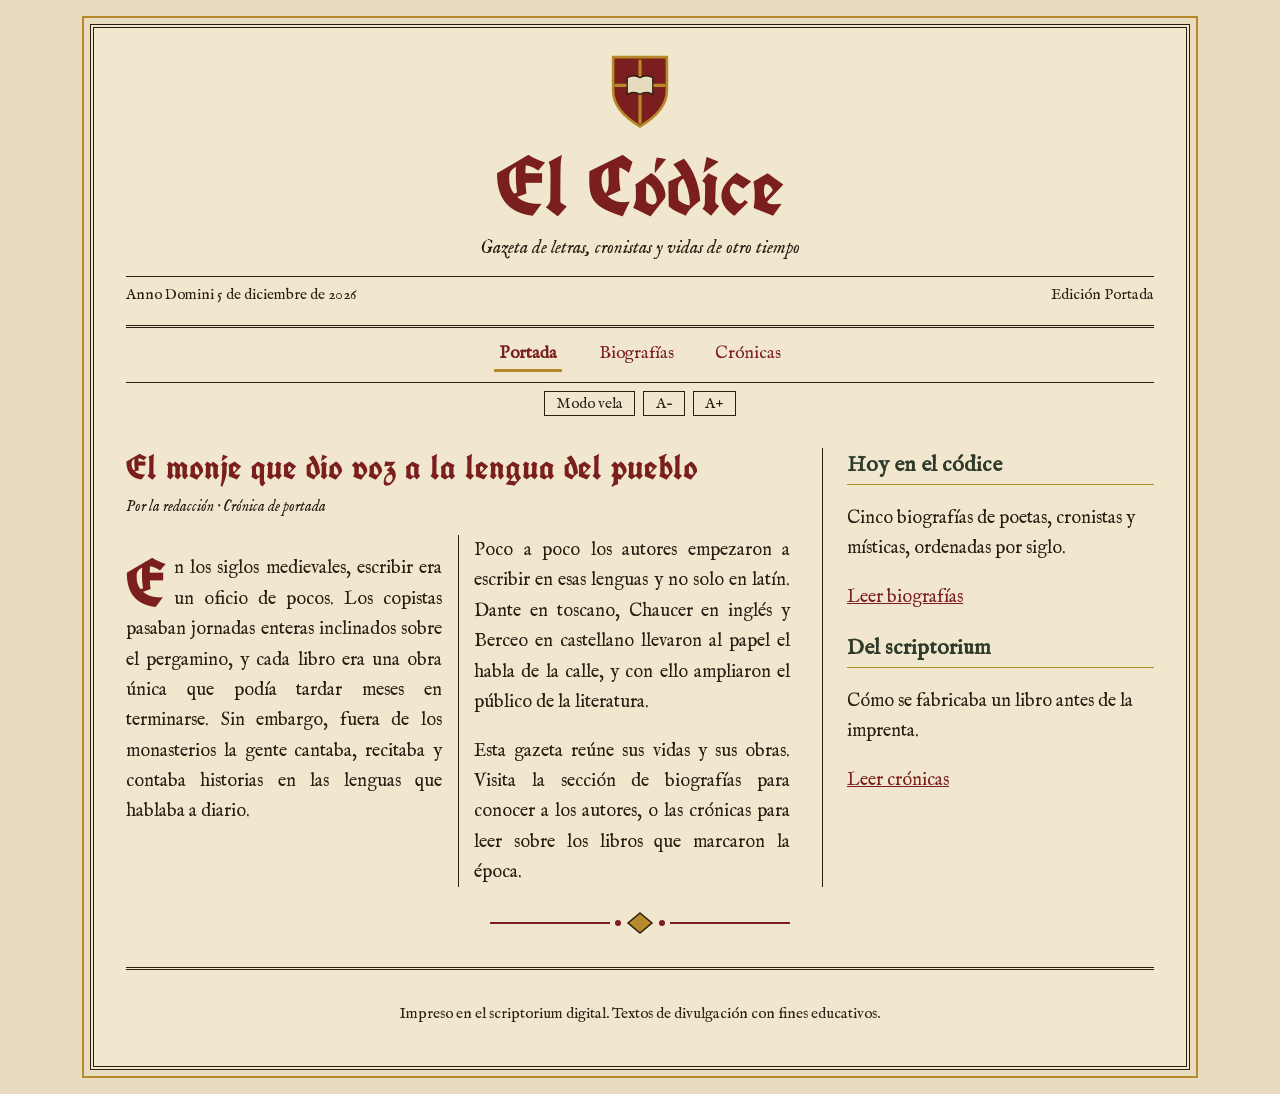
<file: index.html>
<!DOCTYPE html>
<!-- Declara que el documento es HTML5 -->
<html lang="es">
<!-- Raíz del documento, idioma español -->
<head>
  <!-- Información interna de la página (no visible) -->
  <meta charset="UTF-8">
  <!-- Codificación que permite tildes y ñ -->
  <meta name="viewport" content="width=device-width, initial-scale=1, viewport-fit=cover">
  <!-- Adaptable a móviles y usa toda la pantalla (notch) -->
  <meta name="theme-color" content="#e8dcc0">
  <!-- Color de la barra del navegador en el celular (tema.js lo cambia en modo vela) -->
  <title>Portada · El Códice</title>
  <!-- Título que aparece en la pestaña del navegador -->
  <link rel="stylesheet" href="css/estilos.css">
  <!-- Enlaza la hoja de estilos -->
  <link rel="icon" href="assets/img/escudo.svg" type="image/svg+xml">
  <!-- Icono de la pestaña -->
  <script src="js/tema.js"></script>
  <!-- Aplica el tema guardado antes de dibujar, así no parpadea -->
  <script src="js/app.js" defer></script>
  <!-- Núcleo: fecha, menú y filtros (debe ir primero) -->
  <script src="js/buscador.js" defer></script>
  <!-- Buscador de biografías -->
  <script src="js/lectura.js" defer></script>
  <!-- Barra de progreso, tamaño de letra y botón subir -->
</head>
<body>
  <!-- Contenido visible -->
  <div class="hoja">
    <!-- Hoja principal con marco de periódico -->
    <header class="cabezal">
      <!-- Cabecera con el nombre del periódico -->
      <img src="assets/img/escudo.svg" alt="Escudo del periódico: un libro abierto sobre una cruz dorada">
      <!-- Escudo heráldico -->
      <h1>El Códice</h1>
      <!-- Nombre del periódico -->
      <p class="lema">Gazeta de letras, cronistas y vidas de otro tiempo</p>
      <!-- Lema del periódico -->
      <div class="fechador">
        <!-- Barra con fecha y edición -->
        <span id="fecha">Anno Domini</span>
        <!-- La fecha la completa app.js -->
        <span>Edición Portada</span>
        <!-- Nombre de la edición actual -->
      </div>
    </header>
    <nav class="menu" aria-label="Secciones">
      <!-- Menú de navegación -->
      <a href="index.html">Portada</a>
      <!-- Enlace a la portada -->
      <a href="pags/biografias.html">Biografías</a>
      <!-- Enlace a las biografías -->
      <a href="pags/cronicas.html">Crónicas</a>
      <!-- Enlace a las crónicas -->
    </nav>
    <div class="herramientas" aria-label="Ayudas de lectura">
      <!-- Controles manejados por tema.js y lectura.js -->
      <button type="button" id="btn-tema">Modo vela</button>
      <!-- Cambia entre modo claro y oscuro -->
      <button type="button" id="letra-menos" aria-label="Reducir letra">A-</button>
      <!-- Achica el texto -->
      <button type="button" id="letra-mas" aria-label="Aumentar letra">A+</button>
      <!-- Agranda el texto -->
    </div>
    <main>
      <!-- Contenido principal de cada página -->
      <section class="portada">
        <!-- Rejilla: artículo principal + lateral -->
        <article>
          <!-- Artículo principal -->
          <h2>El monje que dio voz a la lengua del pueblo</h2>
          <!-- Titular principal -->
          <p class="autor">Por la redacción · Crónica de portada</p>
          <!-- Firma -->
          <div class="columnas">
            <!-- Texto a dos columnas -->
            <p>En los siglos medievales, escribir era un oficio de pocos. Los copistas pasaban jornadas enteras inclinados sobre el pergamino, y cada libro era una obra única que podía tardar meses en terminarse. Sin embargo, fuera de los monasterios la gente cantaba, recitaba y contaba historias en las lenguas que hablaba a diario.</p>
            <!-- Párrafo con letra capital -->
            <p>Poco a poco los autores empezaron a escribir en esas lenguas y no solo en latín. Dante en toscano, Chaucer en inglés y Berceo en castellano llevaron al papel el habla de la calle, y con ello ampliaron el público de la literatura.</p>
            <!-- Segundo párrafo -->
            <p>Esta gazeta reúne sus vidas y sus obras. Visita la sección de biografías para conocer a los autores, o las crónicas para leer sobre los libros que marcaron la época.</p>
            <!-- Tercer párrafo -->
          </div>
        </article>
        <aside class="lateral">
          <!-- Columna lateral -->
          <h3>Hoy en el códice</h3>
          <!-- Título lateral -->
          <p>Cinco biografías de poetas, cronistas y místicas, ordenadas por siglo.</p>
          <!-- Resumen biografías -->
          <p><a href="pags/biografias.html">Leer biografías</a></p>
          <!-- Enlace a biografías -->
          <h3>Del scriptorium</h3>
          <!-- Título lateral 2 -->
          <p>Cómo se fabricaba un libro antes de la imprenta.</p>
          <!-- Resumen crónica -->
          <p><a href="pags/cronicas.html">Leer crónicas</a></p>
          <!-- Enlace a crónicas -->
        </aside>
      </section>
      <img class="separador" src="assets/img/ornamento.svg" alt="" role="presentation">
      <!-- Ornamento decorativo separador -->
    </main>
    <footer class="pie">
      <!-- Pie de página -->
      <p>Impreso en el scriptorium digital. Textos de divulgación con fines educativos.</p>
      <!-- Nota al pie -->
    </footer>
  </div>
</body>
</html>
</file>
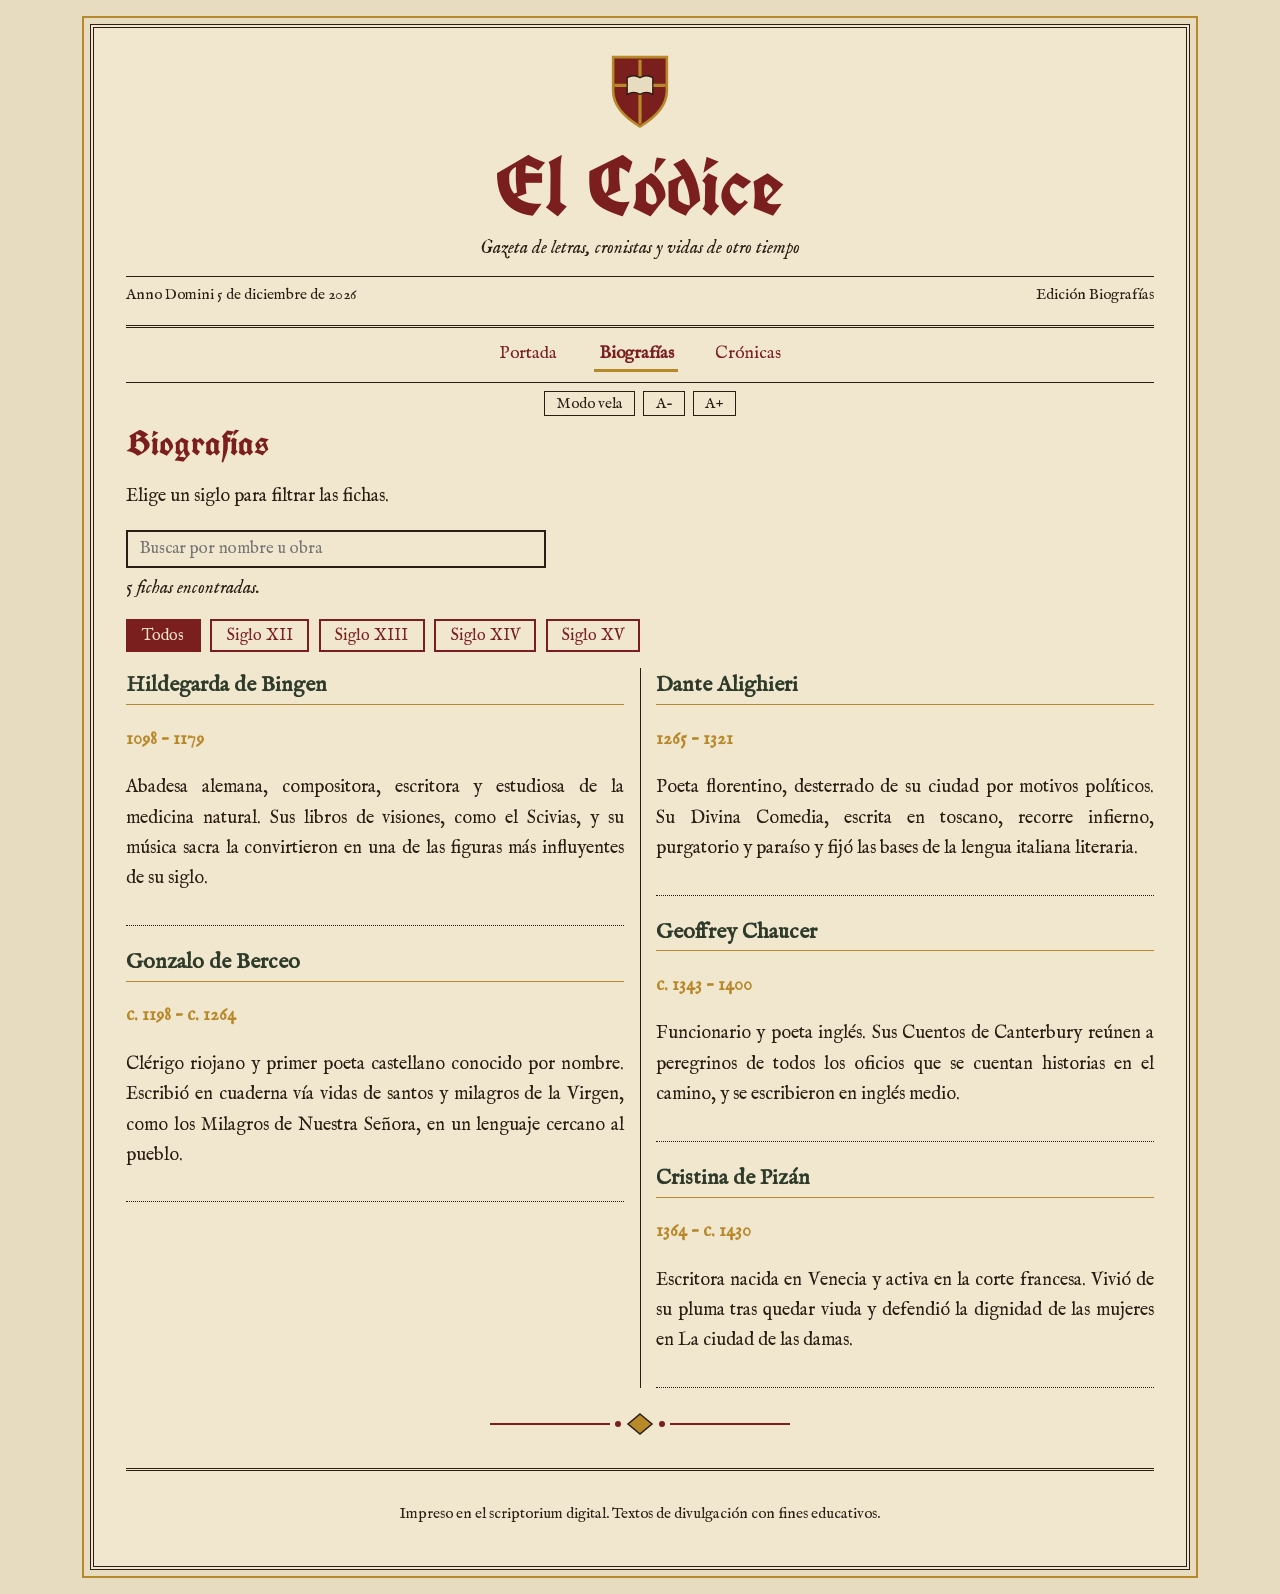
<file: pags/biografias.html>
<!DOCTYPE html>
<!-- Declara que el documento es HTML5 -->
<html lang="es">
<!-- Raíz del documento, idioma español -->
<head>
  <!-- Información interna de la página (no visible) -->
  <meta charset="UTF-8">
  <!-- Codificación que permite tildes y ñ -->
  <meta name="viewport" content="width=device-width, initial-scale=1, viewport-fit=cover">
  <!-- Adaptable a móviles y usa toda la pantalla (notch) -->
  <meta name="theme-color" content="#e8dcc0">
  <!-- Color de la barra del navegador en el celular (tema.js lo cambia en modo vela) -->
  <title>Biografías · El Códice</title>
  <!-- Título que aparece en la pestaña del navegador -->
  <link rel="stylesheet" href="../css/estilos.css">
  <!-- Enlaza la hoja de estilos -->
  <link rel="icon" href="../assets/img/escudo.svg" type="image/svg+xml">
  <!-- Icono de la pestaña -->
  <script src="../js/tema.js"></script>
  <!-- Aplica el tema guardado antes de dibujar, así no parpadea -->
  <script src="../js/app.js" defer></script>
  <!-- Núcleo: fecha, menú y filtros (debe ir primero) -->
  <script src="../js/buscador.js" defer></script>
  <!-- Buscador de biografías -->
  <script src="../js/lectura.js" defer></script>
  <!-- Barra de progreso, tamaño de letra y botón subir -->
</head>
<body>
  <!-- Contenido visible -->
  <div class="hoja">
    <!-- Hoja principal con marco de periódico -->
    <header class="cabezal">
      <!-- Cabecera con el nombre del periódico -->
      <img src="../assets/img/escudo.svg" alt="Escudo del periódico: un libro abierto sobre una cruz dorada">
      <!-- Escudo heráldico -->
      <h1>El Códice</h1>
      <!-- Nombre del periódico -->
      <p class="lema">Gazeta de letras, cronistas y vidas de otro tiempo</p>
      <!-- Lema del periódico -->
      <div class="fechador">
        <!-- Barra con fecha y edición -->
        <span id="fecha">Anno Domini</span>
        <!-- La fecha la completa app.js -->
        <span>Edición Biografías</span>
        <!-- Nombre de la edición actual -->
      </div>
    </header>
    <nav class="menu" aria-label="Secciones">
      <!-- Menú de navegación -->
      <a href="../index.html">Portada</a>
      <!-- Enlace a la portada -->
      <a href="biografias.html">Biografías</a>
      <!-- Enlace a las biografías -->
      <a href="cronicas.html">Crónicas</a>
      <!-- Enlace a las crónicas -->
    </nav>
    <div class="herramientas" aria-label="Ayudas de lectura">
      <!-- Controles manejados por tema.js y lectura.js -->
      <button type="button" id="btn-tema">Modo vela</button>
      <!-- Cambia entre modo claro y oscuro -->
      <button type="button" id="letra-menos" aria-label="Reducir letra">A-</button>
      <!-- Achica el texto -->
      <button type="button" id="letra-mas" aria-label="Aumentar letra">A+</button>
      <!-- Agranda el texto -->
    </div>
    <main>
      <!-- Contenido principal de cada página -->
      <h2>Biografías</h2>
      <!-- Título de la sección -->
      <p>Elige un siglo para filtrar las fichas.</p>
      <!-- Instrucción de uso del filtro -->
      <input type="search" id="buscar" class="buscador" placeholder="Buscar por nombre u obra" aria-label="Buscar biografías">
      <!-- Caja de búsqueda controlada por buscador.js -->
      <p id="resultados" aria-live="polite"></p>
      <!-- Aquí buscador.js escribe cuántas fichas coinciden -->
      <div class="filtros" role="group" aria-label="Filtrar por siglo">
        <!-- Botones que controla app.js -->
        <button type="button" data-siglo="todos" aria-pressed="true">Todos</button>
        <!-- Muestra todas las fichas -->
        <button type="button" data-siglo="XII" aria-pressed="false">Siglo XII</button>
        <!-- Filtra siglo XII -->
        <button type="button" data-siglo="XIII" aria-pressed="false">Siglo XIII</button>
        <!-- Filtra siglo XIII -->
        <button type="button" data-siglo="XIV" aria-pressed="false">Siglo XIV</button>
        <!-- Filtra siglo XIV -->
        <button type="button" data-siglo="XV" aria-pressed="false">Siglo XV</button>
        <!-- Filtra siglo XV -->
      </div>
      <div class="columnas">
        <!-- Fichas a dos columnas -->
        <article class="ficha" data-siglo="XII">
          <!-- Ficha biográfica del siglo XII -->
          <h3>Hildegarda de Bingen</h3>
          <!-- Nombre del autor -->
          <p class="fechas">1098 – 1179</p>
          <!-- Años de vida -->
          <p>Abadesa alemana, compositora, escritora y estudiosa de la medicina natural. Sus libros de visiones, como el Scivias, y su música sacra la convirtieron en una de las figuras más influyentes de su siglo.</p>
          <!-- Resumen de su vida y obra -->
        </article>
        <article class="ficha" data-siglo="XIII">
          <!-- Ficha biográfica del siglo XIII -->
          <h3>Gonzalo de Berceo</h3>
          <!-- Nombre del autor -->
          <p class="fechas">c. 1198 – c. 1264</p>
          <!-- Años de vida -->
          <p>Clérigo riojano y primer poeta castellano conocido por nombre. Escribió en cuaderna vía vidas de santos y milagros de la Virgen, como los Milagros de Nuestra Señora, en un lenguaje cercano al pueblo.</p>
          <!-- Resumen de su vida y obra -->
        </article>
        <article class="ficha" data-siglo="XIII">
          <!-- Ficha biográfica del siglo XIII -->
          <h3>Dante Alighieri</h3>
          <!-- Nombre del autor -->
          <p class="fechas">1265 – 1321</p>
          <!-- Años de vida -->
          <p>Poeta florentino, desterrado de su ciudad por motivos políticos. Su Divina Comedia, escrita en toscano, recorre infierno, purgatorio y paraíso y fijó las bases de la lengua italiana literaria.</p>
          <!-- Resumen de su vida y obra -->
        </article>
        <article class="ficha" data-siglo="XIV">
          <!-- Ficha biográfica del siglo XIV -->
          <h3>Geoffrey Chaucer</h3>
          <!-- Nombre del autor -->
          <p class="fechas">c. 1343 – 1400</p>
          <!-- Años de vida -->
          <p>Funcionario y poeta inglés. Sus Cuentos de Canterbury reúnen a peregrinos de todos los oficios que se cuentan historias en el camino, y se escribieron en inglés medio.</p>
          <!-- Resumen de su vida y obra -->
        </article>
        <article class="ficha" data-siglo="XV">
          <!-- Ficha biográfica del siglo XV -->
          <h3>Cristina de Pizán</h3>
          <!-- Nombre del autor -->
          <p class="fechas">1364 – c. 1430</p>
          <!-- Años de vida -->
          <p>Escritora nacida en Venecia y activa en la corte francesa. Vivió de su pluma tras quedar viuda y defendió la dignidad de las mujeres en La ciudad de las damas.</p>
          <!-- Resumen de su vida y obra -->
        </article>
      </div>
      <img class="separador" src="../assets/img/ornamento.svg" alt="" role="presentation">
      <!-- Ornamento decorativo separador -->
    </main>
    <footer class="pie">
      <!-- Pie de página -->
      <p>Impreso en el scriptorium digital. Textos de divulgación con fines educativos.</p>
      <!-- Nota al pie -->
    </footer>
  </div>
</body>
</html>
</file>
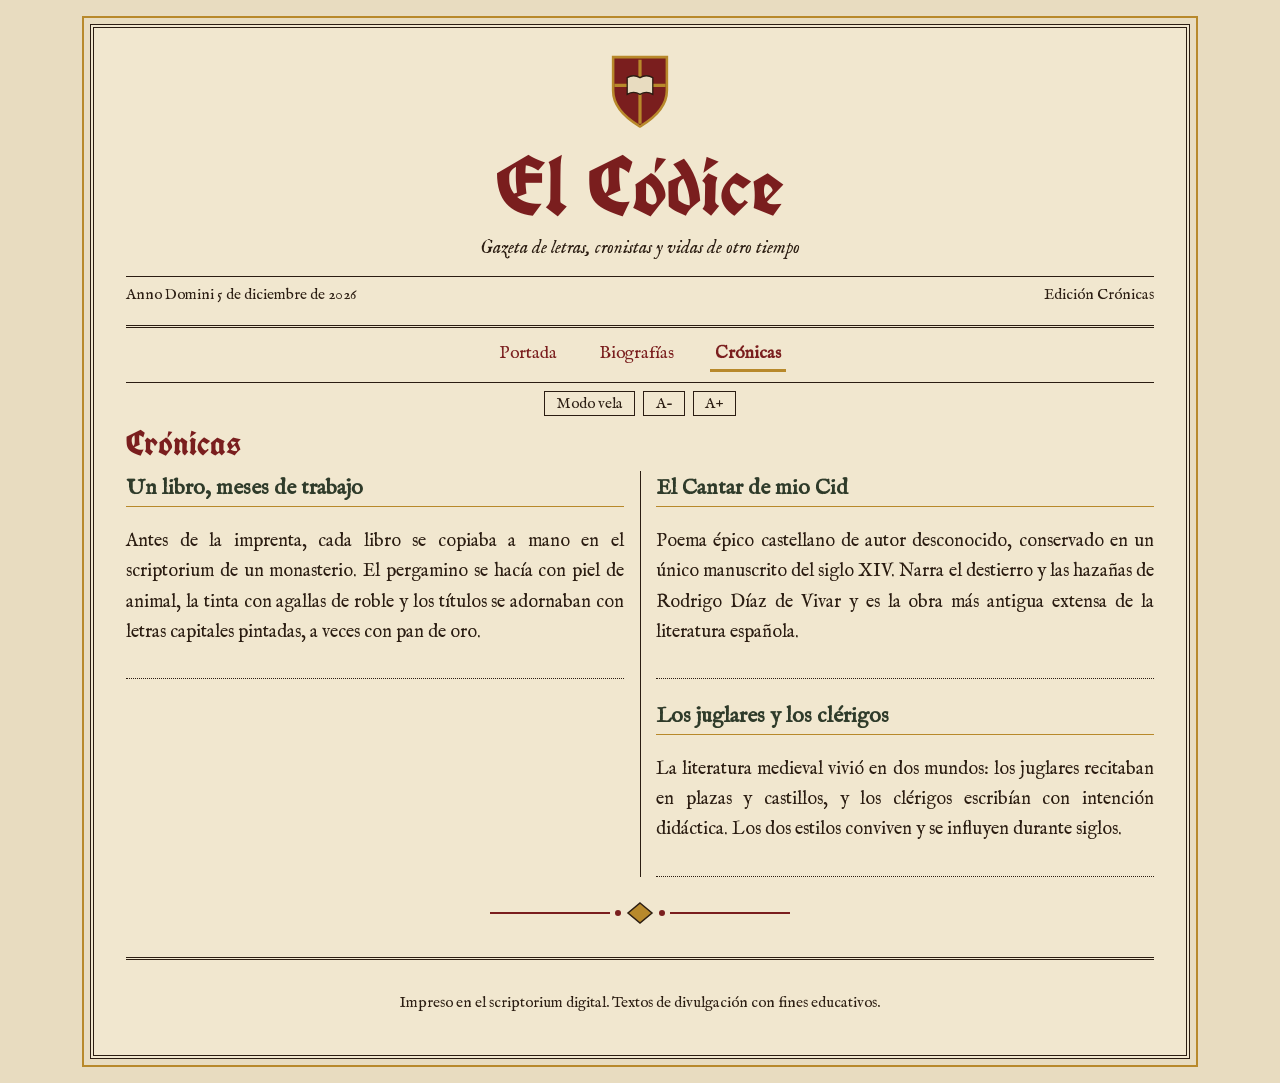
<file: pags/cronicas.html>
<!DOCTYPE html>
<!-- Declara que el documento es HTML5 -->
<html lang="es">
<!-- Raíz del documento, idioma español -->
<head>
  <!-- Información interna de la página (no visible) -->
  <meta charset="UTF-8">
  <!-- Codificación que permite tildes y ñ -->
  <meta name="viewport" content="width=device-width, initial-scale=1, viewport-fit=cover">
  <!-- Adaptable a móviles y usa toda la pantalla (notch) -->
  <meta name="theme-color" content="#e8dcc0">
  <!-- Color de la barra del navegador en el celular (tema.js lo cambia en modo vela) -->
  <title>Crónicas · El Códice</title>
  <!-- Título que aparece en la pestaña del navegador -->
  <link rel="stylesheet" href="../css/estilos.css">
  <!-- Enlaza la hoja de estilos -->
  <link rel="icon" href="../assets/img/escudo.svg" type="image/svg+xml">
  <!-- Icono de la pestaña -->
  <script src="../js/tema.js"></script>
  <!-- Aplica el tema guardado antes de dibujar, así no parpadea -->
  <script src="../js/app.js" defer></script>
  <!-- Núcleo: fecha, menú y filtros (debe ir primero) -->
  <script src="../js/buscador.js" defer></script>
  <!-- Buscador de biografías -->
  <script src="../js/lectura.js" defer></script>
  <!-- Barra de progreso, tamaño de letra y botón subir -->
</head>
<body>
  <!-- Contenido visible -->
  <div class="hoja">
    <!-- Hoja principal con marco de periódico -->
    <header class="cabezal">
      <!-- Cabecera con el nombre del periódico -->
      <img src="../assets/img/escudo.svg" alt="Escudo del periódico: un libro abierto sobre una cruz dorada">
      <!-- Escudo heráldico -->
      <h1>El Códice</h1>
      <!-- Nombre del periódico -->
      <p class="lema">Gazeta de letras, cronistas y vidas de otro tiempo</p>
      <!-- Lema del periódico -->
      <div class="fechador">
        <!-- Barra con fecha y edición -->
        <span id="fecha">Anno Domini</span>
        <!-- La fecha la completa app.js -->
        <span>Edición Crónicas</span>
        <!-- Nombre de la edición actual -->
      </div>
    </header>
    <nav class="menu" aria-label="Secciones">
      <!-- Menú de navegación -->
      <a href="../index.html">Portada</a>
      <!-- Enlace a la portada -->
      <a href="biografias.html">Biografías</a>
      <!-- Enlace a las biografías -->
      <a href="cronicas.html">Crónicas</a>
      <!-- Enlace a las crónicas -->
    </nav>
    <div class="herramientas" aria-label="Ayudas de lectura">
      <!-- Controles manejados por tema.js y lectura.js -->
      <button type="button" id="btn-tema">Modo vela</button>
      <!-- Cambia entre modo claro y oscuro -->
      <button type="button" id="letra-menos" aria-label="Reducir letra">A-</button>
      <!-- Achica el texto -->
      <button type="button" id="letra-mas" aria-label="Aumentar letra">A+</button>
      <!-- Agranda el texto -->
    </div>
    <main>
      <!-- Contenido principal de cada página -->
      <h2>Crónicas</h2>
      <!-- Título de la sección -->
      <div class="columnas">
        <!-- Artículos a dos columnas -->
        <article class="ficha">
          <!-- Primer artículo -->
          <h3>Un libro, meses de trabajo</h3>
          <!-- Titular -->
          <p>Antes de la imprenta, cada libro se copiaba a mano en el scriptorium de un monasterio. El pergamino se hacía con piel de animal, la tinta con agallas de roble y los títulos se adornaban con letras capitales pintadas, a veces con pan de oro.</p>
          <!-- Texto -->
        </article>
        <article class="ficha">
          <!-- Segundo artículo -->
          <h3>El Cantar de mio Cid</h3>
          <!-- Titular -->
          <p>Poema épico castellano de autor desconocido, conservado en un único manuscrito del siglo XIV. Narra el destierro y las hazañas de Rodrigo Díaz de Vivar y es la obra más antigua extensa de la literatura española.</p>
          <!-- Texto -->
        </article>
        <article class="ficha">
          <!-- Tercer artículo -->
          <h3>Los juglares y los clérigos</h3>
          <!-- Titular -->
          <p>La literatura medieval vivió en dos mundos: los juglares recitaban en plazas y castillos, y los clérigos escribían con intención didáctica. Los dos estilos conviven y se influyen durante siglos.</p>
          <!-- Texto -->
        </article>
      </div>
      <img class="separador" src="../assets/img/ornamento.svg" alt="" role="presentation">
      <!-- Ornamento decorativo separador -->
    </main>
    <footer class="pie">
      <!-- Pie de página -->
      <p>Impreso en el scriptorium digital. Textos de divulgación con fines educativos.</p>
      <!-- Nota al pie -->
    </footer>
  </div>
</body>
</html>
</file>
<file: css/estilos.css>
/* ==== FUENTES LOCALES (carpeta assets/fonts) ==== */
@font-face { /* Declara la fuente gótica para el título del periódico */
  font-family: "Fraktur";                                   /* Nombre con el que usaremos la fuente */
  src: url("../assets/fonts/unifrakturcook-latin-700-normal.woff2") format("woff2"); /* Archivo de la fuente */
  font-weight: 700;                                         /* Peso (negrita) que cubre este archivo */
  font-display: swap;                                       /* Muestra texto de respaldo mientras carga */
}
@font-face { /* Fuente de texto normal estilo imprenta antigua */
  font-family: "Fell";                                      /* Nombre interno de la fuente */
  src: url("../assets/fonts/im-fell-english-latin-400-normal.woff2") format("woff2"); /* Archivo normal */
  font-style: normal;                                       /* Letra redonda */
  font-display: swap;                                       /* Evita texto invisible */
}
@font-face { /* Versión cursiva de la misma fuente */
  font-family: "Fell";                                      /* Misma familia que la anterior */
  src: url("../assets/fonts/im-fell-english-latin-400-italic.woff2") format("woff2"); /* Archivo cursiva */
  font-style: italic;                                       /* Letra cursiva */
  font-display: swap;                                       /* Evita texto invisible */
}

/* ==== VARIABLES DE COLOR Y TIPOGRAFÍA ==== */
:root { /* Variables globales reutilizables en todo el CSS */
  --pergamino: #e8dcc0;  /* Fondo de la página, color de pergamino */
  --papel: #f1e7cf;      /* Fondo más claro para el "papel" del periódico */
  --tinta: #2b1d12;      /* Color del texto, marrón muy oscuro */
  --sangre: #7a1e1e;     /* Rojo oscuro para títulos y detalles */
  --oro: #b8892b;        /* Dorado para bordes y acentos */
  --bosque: #2f3b2a;     /* Verde oscuro para fondos secundarios */
  --titulo: "Fraktur", "Old English Text MT", serif; /* Fuente gótica con respaldo */
  --texto: "Fell", "Palatino Linotype", Georgia, serif; /* Fuente de lectura con respaldo */
}

/* ==== BASE ==== */
* { box-sizing: border-box; } /* El padding no agranda las cajas */
body { /* Estilo general del documento */
  margin: 0;                         /* Quita márgenes por defecto */
  background: var(--pergamino);      /* Aplica color pergamino */
  color: var(--tinta);               /* Color del texto */
  font-family: var(--texto);         /* Fuente de lectura */
  font-size: 1.15rem;                /* Tamaño base cómodo */
  line-height: 1.65;                 /* Interlineado amplio para serif */
}
a { color: var(--sangre); }          /* Enlaces en rojo oscuro */
a:hover { color: var(--oro); }       /* Enlaces dorados al pasar el ratón */
:focus-visible { outline: 3px solid var(--oro); outline-offset: 2px; } /* Foco visible para teclado */

/* ==== PAPEL DEL PERIÓDICO ==== */
.hoja { /* Contenedor central que simula la hoja impresa */
  max-width: 1100px;                 /* Ancho máximo de lectura */
  margin: 1.5rem auto;               /* Centrado con espacio arriba y abajo */
  padding: 1.5rem 2rem;              /* Espacio interior */
  background: var(--papel);          /* Color de papel */
  border: 4px double var(--tinta);   /* Doble borde estilo imprenta */
  box-shadow: 0 0 0 6px var(--pergamino), 0 0 0 8px var(--oro); /* Marco dorado exterior */
}

/* ==== CABECERA (CABEZAL) ==== */
.cabezal { text-align: center; border-bottom: 3px double var(--tinta); padding-bottom: 1rem; } /* Cabecera centrada con línea doble */
.cabezal img { width: 64px; height: auto; } /* Tamaño del escudo */
.cabezal h1 { /* Título principal del periódico */
  font-family: var(--titulo);        /* Fuente gótica */
  font-size: clamp(2.6rem, 8vw, 5.2rem); /* Tamaño que se adapta a la pantalla */
  margin: 0.2rem 0;                  /* Poco espacio vertical */
  color: var(--sangre);              /* Rojo oscuro */
  font-weight: 700;                  /* Negrita */
  line-height: 1.05;                 /* Interlineado ajustado para título */
}
.cabezal .lema { font-style: italic; margin: 0; } /* Frase bajo el título, en cursiva */
.fechador { /* Barra con fecha y número de edición */
  display: flex;                     /* Coloca elementos en fila */
  justify-content: space-between;    /* Uno a cada extremo */
  border-top: 1px solid var(--tinta);/* Línea fina superior */
  margin-top: 0.8rem;                /* Separación del lema */
  padding-top: 0.4rem;               /* Espacio bajo la línea */
  font-size: 0.95rem;                /* Un poco más pequeño */
}

/* ==== NAVEGACIÓN ==== */
.menu { display: flex; flex-wrap: wrap; justify-content: center; gap: 0.4rem 2rem; padding: 0.6rem 0; border-bottom: 1px solid var(--tinta); } /* Menú centrado que baja de línea si no cabe */
.menu a { text-decoration: none; font-size: 1.1rem; padding: 0.1rem 0.3rem; } /* Enlaces sin subrayado */
.menu a.activo { border-bottom: 3px solid var(--oro); font-weight: bold; } /* Marca la página actual (la pone el JS) */

/* ==== ARTÍCULOS ==== */
.portada { display: grid; grid-template-columns: 2fr 1fr; gap: 2rem; margin-top: 1.5rem; } /* Portada: artículo principal + columna lateral */
h2 { font-family: var(--titulo); color: var(--sangre); font-size: 2.2rem; line-height: 1.1; margin: 0 0 0.5rem; } /* Titulares de artículo */
h3 { color: var(--bosque); font-size: 1.35rem; margin: 0 0 0.3rem; border-bottom: 1px solid var(--oro); } /* Subtítulos con filete dorado */
.autor { font-style: italic; font-size: 0.95rem; margin-top: 0; } /* Línea de autor/fecha */
.columnas { column-count: 2; column-gap: 2rem; column-rule: 1px solid var(--tinta); text-align: justify; hyphens: auto; } /* Texto a dos columnas como un diario */
.portada .columnas p:first-of-type::first-letter { /* Letra capital iluminada, solo en el artículo de portada */
  font-family: var(--titulo);        /* Fuente gótica */
  font-size: 4.2rem;                 /* Muy grande */
  float: left;                       /* El texto la rodea */
  line-height: 0.8;                  /* Ajuste vertical */
  padding: 0.25rem 0.5rem 0 0;       /* Espacio a la derecha */
  color: var(--sangre);              /* Rojo oscuro */
}
.lateral { border-left: 1px solid var(--tinta); padding-left: 1.5rem; } /* Columna lateral separada por filete */
.separador { display: block; margin: 1.5rem auto; max-width: 100%; } /* Ornamento centrado entre secciones */

/* ==== BIOGRAFÍAS: FILTROS Y FICHAS ==== */
.filtros { display: flex; flex-wrap: wrap; gap: 0.6rem; margin: 1rem 0; } /* Fila de botones */
.filtros button { /* Botones de filtro por siglo */
  font-family: var(--texto);         /* Misma tipografía del sitio */
  font-size: 1rem;                   /* Tamaño normal */
  background: transparent;           /* Sin relleno */
  border: 2px solid var(--sangre);   /* Borde rojo */
  color: var(--sangre);              /* Texto rojo */
  padding: 0.3rem 0.9rem;            /* Espacio interno */
  cursor: pointer;                   /* Mano al pasar encima */
}
.filtros button[aria-pressed="true"] { background: var(--sangre); color: var(--papel); } /* Botón activo relleno */
.ficha { break-inside: avoid; margin-bottom: 1.2rem; padding-bottom: 0.8rem; border-bottom: 1px dotted var(--tinta); } /* Cada biografía no se parte entre columnas */
.ficha[hidden] { display: none; }    /* Oculta fichas filtradas */
.fechas { color: var(--oro); font-weight: bold; } /* Años de vida resaltados */

/* ==== PIE ==== */
.pie { text-align: center; border-top: 3px double var(--tinta); margin-top: 2rem; padding-top: 1rem; font-size: 0.95rem; } /* Pie de página */

@media (prefers-reduced-motion: reduce) { * { transition: none !important; } } /* Respeta quienes piden menos animación */

/* ==== MODO VELA (oscuro): se activa con data-tema="vela" en <html> (lo pone tema.js) ==== */
:root[data-tema="vela"] { /* Redefine las variables de color */
  --pergamino: #1a120b;  /* Fondo exterior, marrón casi negro */
  --papel: #2a1d12;      /* Hoja un poco más clara */
  --tinta: #eadfc4;      /* Texto color pergamino */
  --sangre: #e0775f;     /* Rojo aclarado para que se lea sobre oscuro */
  --oro: #d9a640;        /* Dorado más luminoso */
  --bosque: #a9c29a;     /* Verde claro para subtítulos */
}
:root[data-tema="vela"] .filtros button[aria-pressed="true"] { color: #1a120b; } /* Texto oscuro sobre botón relleno */
:root[data-tema="vela"] .cabezal img { filter: brightness(1.15); } /* Escudo algo más brillante */
body, .hoja { transition: background-color 0.3s, color 0.3s; } /* Cambio de tema suave */

/* ==== HERRAMIENTAS DE LECTURA ==== */
.herramientas { display: flex; flex-wrap: wrap; justify-content: center; gap: 0.5rem; padding: 0.5rem 0; font-size: 0.95rem; } /* Fila de botones bajo el menú */
.herramientas button { font-family: var(--texto); font-size: 0.95rem; background: transparent; color: var(--tinta); border: 1px solid var(--tinta); padding: 0.1rem 0.7rem; cursor: pointer; } /* Botones pequeños */
.herramientas button:hover { border-color: var(--oro); color: var(--oro); } /* Resalte al pasar el ratón */

/* ==== BARRA DE PROGRESO ==== */
.barra-lectura { position: fixed; top: 0; left: 0; height: 4px; width: 0; background: var(--oro); z-index: 10; } /* Línea fija arriba, crece con JS */

/* ==== BOTÓN SUBIR ==== */
.subir { position: fixed; right: 1rem; bottom: 1rem; font-family: var(--texto); background: var(--sangre); color: var(--papel); border: 2px solid var(--oro); padding: 0.4rem 0.9rem; cursor: pointer; opacity: 0; pointer-events: none; transition: opacity 0.25s; } /* Oculto hasta bajar */
.subir.visible { opacity: 1; pointer-events: auto; } /* Visible cuando JS agrega la clase */

/* ==== BUSCADOR ==== */
.buscador { width: 100%; max-width: 420px; font-family: var(--texto); font-size: 1.05rem; padding: 0.4rem 0.7rem; background: var(--papel); color: var(--tinta); border: 2px solid var(--tinta); } /* Caja de búsqueda */
#resultados { font-style: italic; margin: 0.3rem 0 1rem; } /* Texto con el conteo de fichas */

/* ==== AJUSTES GENERALES PARA TÁCTIL ==== */
html { -webkit-text-size-adjust: 100%; text-size-adjust: 100%; } /* Evita que el celular agrande el texto por su cuenta */
a, button, input { -webkit-tap-highlight-color: transparent; touch-action: manipulation; } /* Quita el destello gris y el zoom por doble toque */
img { max-width: 100%; height: auto; } /* Ninguna imagen puede desbordar la pantalla */
body { overflow-wrap: break-word; } /* Corta palabras larguísimas en vez de ensanchar la página */

/* ==== TABLETA (hasta 860px): portada en una columna ==== */
@media (max-width: 860px) {
  .portada { grid-template-columns: 1fr; } /* Artículo arriba y lateral debajo */
  .lateral { border-left: none; padding-left: 0; border-top: 1px solid var(--tinta); padding-top: 1rem; } /* El filete pasa arriba */
}

/* ==== CELULAR (hasta 760px) ==== */
@media (max-width: 760px) {
  body { font-size: 1.08rem; line-height: 1.6; } /* Letra algo menor para que entren más palabras por línea */
  .hoja { /* La hoja ocupa casi todo el ancho */
    margin: 6px;                                   /* Pequeño borde de pergamino alrededor */
    padding: 0.9rem 1rem 1.2rem;                   /* Espacio interior moderado */
    border-width: 3px;                             /* Borde doble más fino */
    box-shadow: none;                              /* Quita el marco dorado exterior que robaba ancho */
    padding-left: max(1rem, env(safe-area-inset-left));   /* Respeta el notch en horizontal */
    padding-right: max(1rem, env(safe-area-inset-right)); /* Respeta el notch en horizontal */
  }
  .cabezal { padding-bottom: 0.6rem; }             /* Cabecera más compacta */
  .cabezal img { width: 44px; }                    /* Escudo más pequeño */
  .cabezal h1 { font-size: clamp(2.4rem, 13vw, 3.2rem); } /* Título que escala con el ancho */
  .cabezal .lema { font-size: 0.95rem; line-height: 1.3; } /* Lema más chico */
  .fechador { justify-content: center; text-align: center; font-size: 0.9rem; margin-top: 0.5rem; } /* Fecha centrada */
  .fechador span:last-child { display: none; }     /* Oculta "Edición ..." para no ocupar otra línea */

  .menu { /* Menú fijo arriba al hacer scroll, estilo barra de app */
    position: sticky;                              /* Se queda pegado al borde superior */
    top: 4px;                                      /* Debajo de la barra de progreso */
    z-index: 5;                                    /* Por encima del contenido */
    background: var(--papel);                      /* Fondo opaco para tapar el texto que pasa debajo */
    gap: 0; justify-content: space-between;        /* Tres enlaces repartidos en todo el ancho */
    border-top: 1px solid var(--tinta);            /* Línea superior */
  }
  .menu a { flex: 1; text-align: center; min-height: 48px; display: flex; align-items: center; justify-content: center; padding: 0 0.2rem; } /* Zona táctil de 48px */
  .menu a.activo { border-bottom: 3px solid var(--oro); } /* Marca de página actual */

  .herramientas { gap: 0.6rem; padding: 0.6rem 0; } /* Separación para dedos */
  .herramientas button { min-height: 44px; min-width: 44px; padding: 0 0.9rem; font-size: 1rem; } /* Botones de 44px (mínimo táctil) */

  h2 { font-size: 1.9rem; }                        /* Titulares algo menores */
  .portada { margin-top: 1rem; gap: 1.2rem; }     /* Menos aire en portada */
  .columnas { column-count: 1; text-align: left; hyphens: auto; -webkit-hyphens: auto; } /* Una columna, alineada a la izquierda: sin huecos feos */
  .portada .columnas p:first-of-type::first-letter { font-size: 3.4rem; padding: 0.2rem 0.4rem 0 0; } /* Capital más chica */

  .filtros { /* Filtros en una tira que se desliza con el dedo */
    flex-wrap: nowrap;                             /* Todos en una línea */
    overflow-x: auto;                              /* Se desliza horizontalmente */
    scroll-snap-type: x proximity;                 /* Se acomoda al soltar */
    scroll-padding-inline: 1rem;                   /* El primer chip queda alineado con el texto, no pegado al borde */
    margin: 0.6rem -1rem 1rem;                     /* Llega hasta los bordes de la hoja */
    padding: 0.2rem 1rem;                          /* Mantiene el margen interno */
    scrollbar-width: none;                         /* Oculta la barra de scroll (Firefox) */
  }
  .filtros::-webkit-scrollbar { display: none; }   /* Oculta la barra de scroll (Chrome/Safari) */
  .filtros button { flex: 0 0 auto; min-height: 44px; scroll-snap-align: start; white-space: nowrap; } /* Chips de 44px que no se encogen */
  .buscador { max-width: none; min-height: 48px; font-size: 1.05rem; } /* Buscador a todo el ancho */

  .subir { /* Botón subir cómodo para el pulgar */
    right: max(0.8rem, env(safe-area-inset-right)); /* Respeta el notch */
    bottom: max(0.8rem, env(safe-area-inset-bottom)); /* Respeta la barra inferior del iPhone */
    min-height: 48px; min-width: 48px;             /* Zona táctil grande */
  }
  .pie { padding-bottom: calc(1rem + env(safe-area-inset-bottom)); } /* Espacio extra bajo el pie */
}

/* ==== CELULARES MUY ANGOSTOS (hasta 360px) ==== */
@media (max-width: 360px) {
  .hoja { padding-left: 0.8rem; padding-right: 0.8rem; } /* Un poco más de espacio para el texto */
  .menu a { font-size: 1rem; }                     /* Enlaces algo menores para que quepan */
  .filtros { margin-left: -0.8rem; margin-right: -0.8rem; padding-left: 0.8rem; padding-right: 0.8rem; } /* Ajusta la tira */
}

/* ==== ZONAS TÁCTILES EN CUALQUIER PANTALLA TÁCTIL (tabletas incluidas) ==== */
@media (pointer: coarse) {
  .menu a { min-height: 44px; display: inline-flex; align-items: center; padding: 0 0.8rem; } /* Enlaces del menú de 44px */
  .herramientas button { min-height: 44px; min-width: 44px; padding: 0 0.9rem; } /* Botones de herramientas de 44px */
  .filtros button { min-height: 44px; }            /* Filtros de 44px */
  .buscador { min-height: 48px; }                  /* Buscador cómodo */
  .lateral p a { display: inline-block; padding: 0.7rem 0; } /* Enlaces de la columna lateral de 44px de alto */
}
@media (pointer: coarse) { .subir { min-height: 48px; min-width: 48px; } } /* Botón subir con zona táctil de 48px también en tabletas */
</file>
